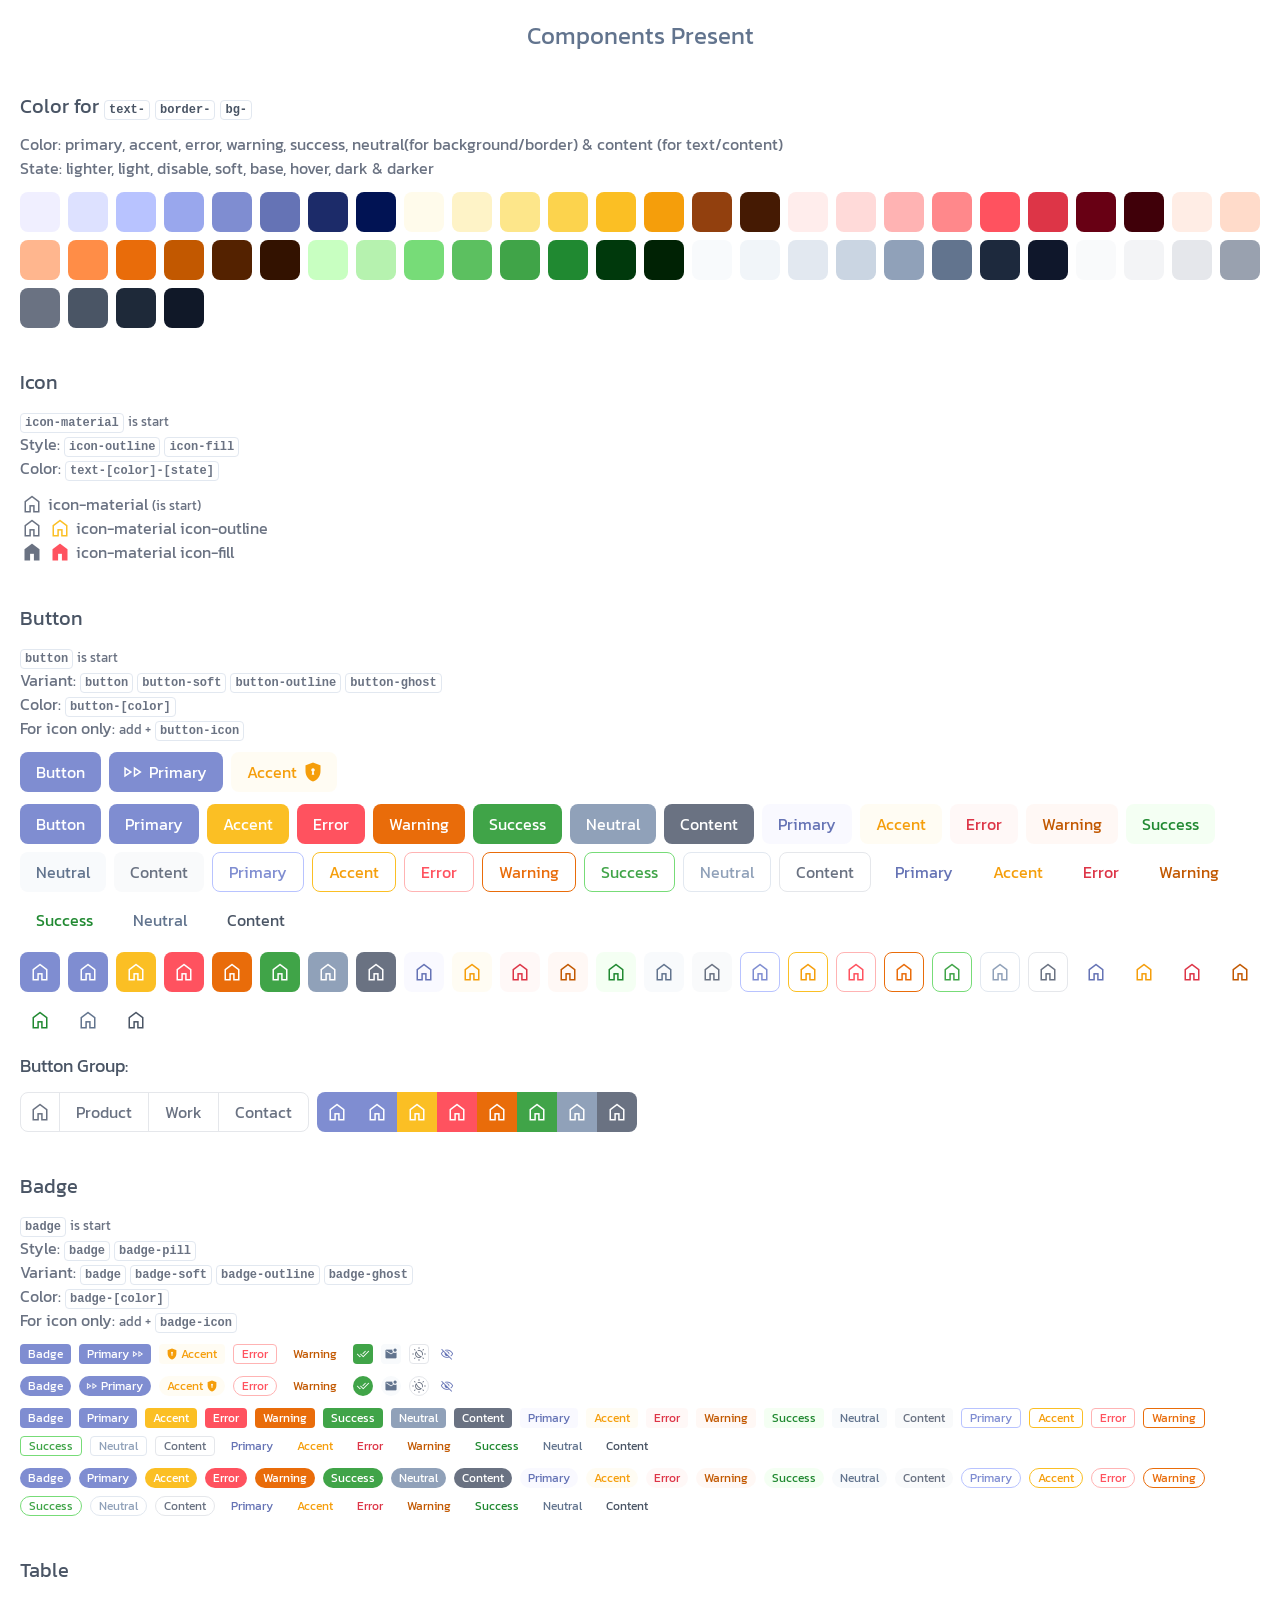
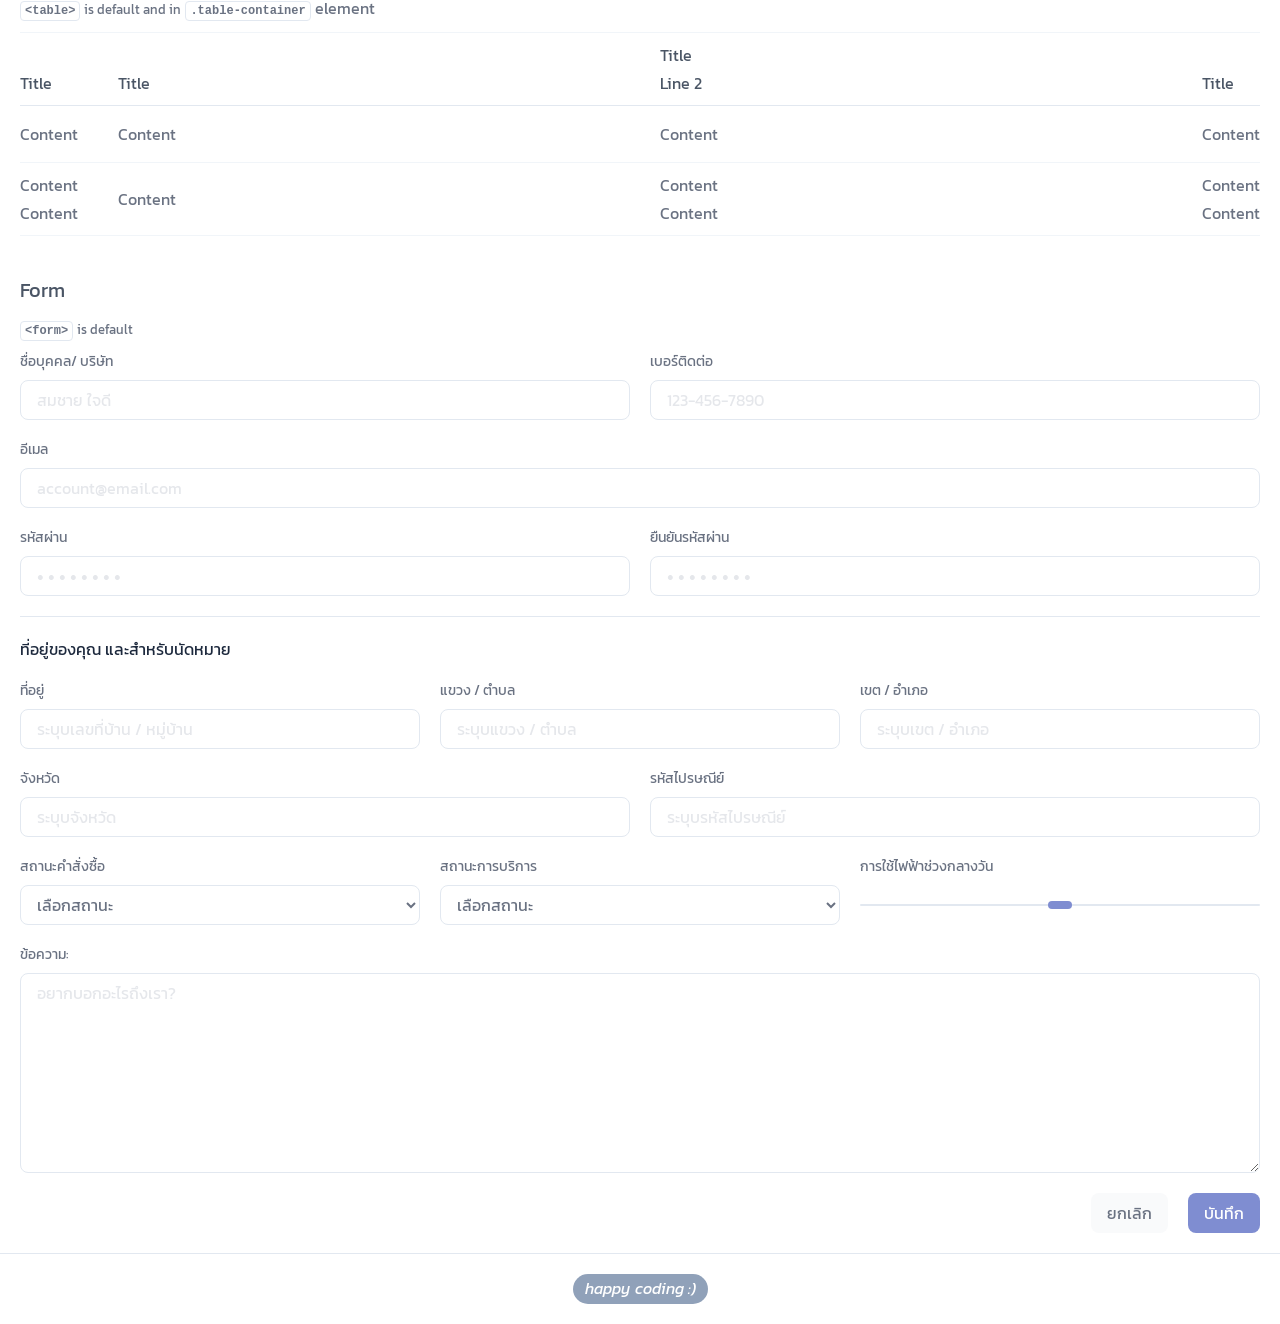
<file: html/components.html>
<!doctype html>
<html lang="th">
  <head>
    <meta charset="UTF-8">
    <meta name="viewport" content="width=device-width, initial-scale=1.0">
    <title>Components - AAA Omega Project</title>
    <link rel="preconnect" href="https://fonts.googleapis.com">
    <link rel="preconnect" href="https://fonts.gstatic.com" crossorigin>
    <link rel="stylesheet" href="https://fonts.googleapis.com/css2?family=Kanit:ital,wght@0,300;0,400;0,500;0,600;0,700;1,400&display=swap">
    <link rel="stylesheet" href="https://fonts.googleapis.com/css2?family=Material+Symbols+Outlined:opsz,wght,FILL,GRAD@20..48,100..700,0..1,-50..200">
    <link rel="stylesheet" href="./src/assets/css/app.css">
  </head>
  <body id="components">
    <header class="text-2xl text-center text-neutral-hover p-5">Components Present</header>
    <main>
      <section id="color" class="component-list">
        <h2>Color for <code>text-</code> <code>border-</code> <code>bg-</code></h2>
        <p>Color: primary, accent, error, warning, success, neutral(for background/border) & content (for text/content)<br>
          State: lighter, light, disable, soft, base, hover, dark & darker</p>
        <ul>
          <li class="bg-primary-lighter" title="--color-primary-lighter"></li>
          <li class="bg-primary-light"   title="--color-primary-light"></li>
          <li class="bg-primary-disable" title="--color-primary-disable"></li>
          <li class="bg-primary-soft"    title="--color-primary-soft"></li>
          <li class="bg-primary-base"    title="--color-primary-base"></li>
          <li class="bg-primary-hover"   title="--color-primary-hover"></li>
          <li class="bg-primary-dark"    title="--color-primary-dark"></li>
          <li class="bg-primary-darker"  title="--color-primary-darker"></li>
          
          <li class="bg-accent-lighter" title="--color-accent-lighter"></li>
          <li class="bg-accent-light"   title="--color-accent-light"></li>
          <li class="bg-accent-disable" title="--color-accent-disable"></li>
          <li class="bg-accent-soft"    title="--color-accent-soft"></li>
          <li class="bg-accent-base"    title="--color-accent-base"></li>
          <li class="bg-accent-hover"   title="--color-accent-hover"></li>
          <li class="bg-accent-dark"    title="--color-accent-dark"></li>
          <li class="bg-accent-darker"  title="--color-accent-darker"></li>
          
          <li class="bg-error-lighter" title="--color-error-lighter"></li>
          <li class="bg-error-light"   title="--color-error-light"></li>
          <li class="bg-error-disable" title="--color-error-disable"></li>
          <li class="bg-error-soft"    title="--color-error-soft"></li>
          <li class="bg-error-base"    title="--color-error-base"></li>
          <li class="bg-error-hover"   title="--color-error-hover"></li>
          <li class="bg-error-dark"    title="--color-error-dark"></li>
          <li class="bg-error-darker"  title="--color-error-darker"></li>
          
          <li class="bg-warning-lighter" title="--color-warning-lighter"></li>
          <li class="bg-warning-light"   title="--color-warning-light"></li>
          <li class="bg-warning-disable" title="--color-warning-disable"></li>
          <li class="bg-warning-soft"    title="--color-warning-soft"></li>
          <li class="bg-warning-base"    title="--color-warning-base"></li>
          <li class="bg-warning-hover"   title="--color-warning-hover"></li>
          <li class="bg-warning-dark"    title="--color-warning-dark"></li>
          <li class="bg-warning-darker"  title="--color-warning-darker"></li>
          
          <li class="bg-success-lighter" title="--color-success-lighter"></li>
          <li class="bg-success-light"   title="--color-success-light"></li>
          <li class="bg-success-disable" title="--color-success-disable"></li>
          <li class="bg-success-soft"    title="--color-success-soft"></li>
          <li class="bg-success-base"    title="--color-success-base"></li>
          <li class="bg-success-hover"   title="--color-success-hover"></li>
          <li class="bg-success-dark"    title="--color-success-dark"></li>
          <li class="bg-success-darker"  title="--color-success-darker"></li>
          
          <li class="bg-neutral-lighter" title="--color-neutral-lighter"></li>
          <li class="bg-neutral-light"   title="--color-neutral-light"></li>
          <li class="bg-neutral-disable" title="--color-neutral-disable"></li>
          <li class="bg-neutral-soft"    title="--color-neutral-soft"></li>
          <li class="bg-neutral-base"    title="--color-neutral-base"></li>
          <li class="bg-neutral-hover"   title="--color-neutral-hover"></li>
          <li class="bg-neutral-dark"    title="--color-neutral-dark"></li>
          <li class="bg-neutral-darker"  title="--color-neutral-darker"></li>
          
          <li class="bg-content-lighter" title="--color-content-lighter"></li>
          <li class="bg-content-light"   title="--color-content-light"></li>
          <li class="bg-content-disable" title="--color-content-disable"></li>
          <li class="bg-content-soft"    title="--color-content-soft"></li>
          <li class="bg-content-base"    title="--color-content-base"></li>
          <li class="bg-content-hover"   title="--color-content-hover"></li>
          <li class="bg-content-dark"    title="--color-content-dark"></li>
          <li class="bg-content-darker"  title="--color-content-darker"></li>
        </ul>
      </section>
      <section id="icon" class="component-list">
        <h2>Icon</h2>
        <p><code>icon-material</code> <small>is start</small><br>
          Style: <code>icon-outline</code> <code>icon-fill</code><br>
          Color: <code>text-[color]-[state]</code></p>
        <div class="icon-list">
          <span class="icon-material">home</span>
          icon-material <small>(is start)</small>
          <br>
          <span class="icon-material icon-outline">home</span>
          <span class="icon-material icon-outline text-accent-base">home</span>
          icon-material icon-outline
          <br>
          <span class="icon-material icon-fill">home</span>
          <span class="icon-material icon-fill text-error-base">home</span>
          icon-material icon-fill
        </div>
      </section>
      <section id="button" class="component-list group">
        <h2>Button</h2>
        <p><code>button</code> <small>is start</small><br>
          Variant: <code>button</code> <code>button-soft</code> <code>button-outline</code> <code>button-ghost</code><br>
          Color: <code>button-[color]</code><br>
          For icon only: <small>add +</small> <code>button-icon</code></p>
        <div class="button-list">
          <a class="button" title="button" href="#button">Button</a>
          <a class="button button-primary" title="button button-primary" href="#button"><span class="icon-material">fast_forward</span> Primary</a>
          <a class="button button-soft button-accent" title="button button-soft button-accent" href="#button">Accent <span class="icon-material icon-fill">encrypted</span></a>
        </div>
        <div class="button-list">
          <a class="button" title="button" href="#button">Button</a>
          <a class="button button-primary" title="button button-primary" href="#button">Primary</a>
          <a class="button button-accent"  title="button button-accent"  href="#button">Accent</a>
          <a class="button button-error"   title="button button-error"   href="#button">Error</a>
          <a class="button button-warning" title="button button-warning" href="#button">Warning</a>
          <a class="button button-success" title="button button-success" href="#button">Success</a>
          <a class="button button-neutral" title="button button-neutral" href="#button">Neutral</a>
          <a class="button button-content" title="button button-content" href="#button">Content</a>
          
          <a class="button button-soft button-primary" title="button button-soft button-primary" href="#button">Primary</a>
          <a class="button button-soft button-accent"  title="button button-soft button-accent"  href="#button">Accent</a>
          <a class="button button-soft button-error"   title="button button-soft button-error"   href="#button">Error</a>
          <a class="button button-soft button-warning" title="button button-soft button-warning" href="#button">Warning</a>
          <a class="button button-soft button-success" title="button button-soft button-success" href="#button">Success</a>
          <a class="button button-soft button-neutral" title="button button-soft button-neutral" href="#button">Neutral</a>
          <a class="button button-soft button-content" title="button button-soft button-content" href="#button">Content</a>
          
          <a class="button button-outline button-primary" title="button button-outline button-primary" href="#button">Primary</a>
          <a class="button button-outline button-accent"  title="button button-outline button-accent"  href="#button">Accent</a>
          <a class="button button-outline button-error"   title="button button-outline button-error"   href="#button">Error</a>
          <a class="button button-outline button-warning" title="button button-outline button-warning" href="#button">Warning</a>
          <a class="button button-outline button-success" title="button button-outline button-success" href="#button">Success</a>
          <a class="button button-outline button-neutral" title="button button-outline button-neutral" href="#button">Neutral</a>
          <a class="button button-outline button-content" title="button button-outline button-content" href="#button">Content</a>
          
          <a class="button button-ghost button-primary" title="button button-ghost button-primary" href="#button">Primary</a>
          <a class="button button-ghost button-accent"  title="button button-ghost button-accent"  href="#button">Accent</a>
          <a class="button button-ghost button-error"   title="button button-ghost button-error"   href="#button">Error</a>
          <a class="button button-ghost button-warning" title="button button-ghost button-warning" href="#button">Warning</a>
          <a class="button button-ghost button-success" title="button button-ghost button-success" href="#button">Success</a>
          <a class="button button-ghost button-neutral" title="button button-ghost button-neutral" href="#button">Neutral</a>
          <a class="button button-ghost button-content" title="button button-ghost button-content" href="#button">Content</a>
        </div>
        <div class="button-list">
          <a class="button button-icon" title="button" href="#button"><span class="icon-material">home</span></a>
          <a class="button button-icon button-primary" title="button button-icon button-primary" href="#button"><span class="icon-material">home</span></a>
          <a class="button button-icon button-accent"  title="button button-icon button-accent"  href="#button"><span class="icon-material">home</span></a>
          <a class="button button-icon button-error"   title="button button-icon button-error"   href="#button"><span class="icon-material">home</span></a>
          <a class="button button-icon button-warning" title="button button-icon button-warning" href="#button"><span class="icon-material">home</span></a>
          <a class="button button-icon button-success" title="button button-icon button-success" href="#button"><span class="icon-material">home</span></a>
          <a class="button button-icon button-neutral" title="button button-icon button-neutral" href="#button"><span class="icon-material">home</span></a>
          <a class="button button-icon button-content" title="button button-icon button-content" href="#button"><span class="icon-material">home</span></a>
          
          <a class="button button-icon button-soft button-primary" title="button button-icon button-soft button-primary" href="#button"><span class="icon-material">home</span></a>
          <a class="button button-icon button-soft button-accent"  title="button button-icon button-soft button-accent"  href="#button"><span class="icon-material">home</span></a>
          <a class="button button-icon button-soft button-error"   title="button button-icon button-soft button-error"   href="#button"><span class="icon-material">home</span></a>
          <a class="button button-icon button-soft button-warning" title="button button-icon button-soft button-warning" href="#button"><span class="icon-material">home</span></a>
          <a class="button button-icon button-soft button-success" title="button button-icon button-soft button-success" href="#button"><span class="icon-material">home</span></a>
          <a class="button button-icon button-soft button-neutral" title="button button-icon button-soft button-neutral" href="#button"><span class="icon-material">home</span></a>
          <a class="button button-icon button-soft button-content" title="button button-icon button-soft button-content" href="#button"><span class="icon-material">home</span></a>
          
          <a class="button button-icon button-outline button-primary" title="button button-icon button-outline button-primary" href="#button"><span class="icon-material">home</span></a>
          <a class="button button-icon button-outline button-accent"  title="button button-icon button-outline button-accent"  href="#button"><span class="icon-material">home</span></a>
          <a class="button button-icon button-outline button-error"   title="button button-icon button-outline button-error"   href="#button"><span class="icon-material">home</span></a>
          <a class="button button-icon button-outline button-warning" title="button button-icon button-outline button-warning" href="#button"><span class="icon-material">home</span></a>
          <a class="button button-icon button-outline button-success" title="button button-icon button-outline button-success" href="#button"><span class="icon-material">home</span></a>
          <a class="button button-icon button-outline button-neutral" title="button button-icon button-outline button-neutral" href="#button"><span class="icon-material">home</span></a>
          <a class="button button-icon button-outline button-content" title="button button-icon button-outline button-content" href="#button"><span class="icon-material">home</span></a>
          
          <a class="button button-icon button-ghost button-primary" title="button button-icon button-ghost button-primary" href="#button"><span class="icon-material">home</span></a>
          <a class="button button-icon button-ghost button-accent"  title="button button-icon button-ghost button-accent"  href="#button"><span class="icon-material">home</span></a>
          <a class="button button-icon button-ghost button-error"   title="button button-icon button-ghost button-error"   href="#button"><span class="icon-material">home</span></a>
          <a class="button button-icon button-ghost button-warning" title="button button-icon button-ghost button-warning" href="#button"><span class="icon-material">home</span></a>
          <a class="button button-icon button-ghost button-success" title="button button-icon button-ghost button-success" href="#button"><span class="icon-material">home</span></a>
          <a class="button button-icon button-ghost button-neutral" title="button button-icon button-ghost button-neutral" href="#button"><span class="icon-material">home</span></a>
          <a class="button button-icon button-ghost button-content" title="button button-icon button-ghost button-content" href="#button"><span class="icon-material">home</span></a>
        </div>
        <h3>Button Group:</h3>
        <div class="button-list">
          <div class="button-group">
            <a class="button button-icon button-outline button-content" title="button button-icon button-outline button-content" href="#button"><span class="icon-material">home</span></a>
            <a class="button button-outline button-content" title="button button-outline button-content" href="#button">Product</a>
            <a class="button button-outline button-content" title="button button-outline button-content" href="#button">Work</a>
            <a class="button button-outline button-content" title="button button-outline button-content" href="#button">Contact</a>
          </div>
          <div class="button-group">
            <a class="button button-icon" title="button" href="#button"><span class="icon-material">home</span></a>
            <a class="button button-icon button-primary" title="button button-icon button-primary" href="#button"><span class="icon-material">home</span></a>
            <a class="button button-icon button-accent"  title="button button-icon button-accent"  href="#button"><span class="icon-material">home</span></a>
            <a class="button button-icon button-error"   title="button button-icon button-error"   href="#button"><span class="icon-material">home</span></a>
            <a class="button button-icon button-warning" title="button button-icon button-warning" href="#button"><span class="icon-material">home</span></a>
            <a class="button button-icon button-success" title="button button-icon button-success" href="#button"><span class="icon-material">home</span></a>
            <a class="button button-icon button-neutral" title="button button-icon button-neutral" href="#button"><span class="icon-material">home</span></a>
            <a class="button button-icon button-content" title="button button-icon button-content" href="#button"><span class="icon-material">home</span></a>
          </div>
        </div>
      </section>
      <section id="badge" class="component-list group">
        <h2>Badge</h2>
        <p><code>badge</code> <small>is start</small><br>
          Style: <code>badge</code> <code>badge-pill</code><br>
          Variant: <code>badge</code> <code>badge-soft</code> <code>badge-outline</code> <code>badge-ghost</code><br>
          Color: <code>badge-[color]</code><br>
          For icon only: <small>add +</small> <code>badge-icon</code></p>
        <div class="badge-list">
          <span class="badge" title="badge">Badge</span>
          <span class="badge badge-primary" title="badge badge-primary">Primary <span class="icon-material">fast_forward</span></span>
          <span class="badge badge-soft badge-accent" title="badge badge-soft badge-accent"><span class="icon-material icon-fill">encrypted</span> Accent</span>
          <span class="badge badge-outline badge-error" title="badge badge-outline badge-error">Error</span>
          <span class="badge badge-ghost badge-warning" title="badge badge-ghost badge-warning">Warning</span>
          <span class="badge badge-icon badge-success" title="badge badge-icon badge-success"><span class="icon-material">done_all</span></span>
          <span class="badge badge-icon badge-soft badge-neutral" title="badge badge-icon badge-soft badge-neutral"><span class="icon-material icon-fill">mark_email_unread</span></span>
          <span class="badge badge-icon badge-outline badge-content" title="badge badge-icon badge-outline badge-content"><span class="icon-material">routine</span></span>
          <span class="badge badge-icon badge-ghost badge-primary" title="badge badge-icon badge-ghost badge-primary"><span class="icon-material">visibility_off</span></span>
        </div>
        <div class="badge-list">
          <span class="badge badge-pill" title="badge">Badge</span>
          <span class="badge badge-pill badge-primary" title="badge badge-primary"><span class="icon-material">fast_forward</span> Primary</span>
          <span class="badge badge-pill badge-soft badge-accent" title="badge badge-soft badge-accent">Accent <span class="icon-material icon-fill">encrypted</span></span>
          <span class="badge badge-pill badge-outline badge-error" title="badge badge-outline badge-error">Error</span>
          <span class="badge badge-pill badge-ghost badge-warning" title="badge badge-ghost badge-warning">Warning</span>
          <span class="badge badge-pill badge-icon badge-success" title="badge badge-icon badge-success"><span class="icon-material">done_all</span></span>
          <span class="badge badge-pill badge-icon badge-soft badge-neutral" title="badge badge-icon badge-soft badge-neutral"><span class="icon-material icon-fill">mark_email_unread</span></span>
          <span class="badge badge-pill badge-icon badge-outline badge-content" title="badge badge-icon badge-outline badge-content"><span class="icon-material">routine</span></span>
          <span class="badge badge-pill badge-icon badge-ghost badge-primary" title="badge badge-icon badge-ghost badge-primary"><span class="icon-material">visibility_off</span></span>
        </div>
        <div class="badge-list">
          <span class="badge" title="badge">Badge</span>
          <span class="badge badge-primary" title="badge badge-primary">Primary</span>
          <span class="badge badge-accent"  title="badge badge-accent">Accent</span>
          <span class="badge badge-error"   title="badge badge-error">Error</span>
          <span class="badge badge-warning" title="badge badge-warning">Warning</span>
          <span class="badge badge-success" title="badge badge-success">Success</span>
          <span class="badge badge-neutral" title="badge badge-neutral">Neutral</span>
          <span class="badge badge-content" title="badge badge-content">Content</span>
          
          <span class="badge badge-soft badge-primary" title="badge badge-soft badge-primary">Primary</span>
          <span class="badge badge-soft badge-accent"  title="badge badge-soft badge-accent">Accent</span>
          <span class="badge badge-soft badge-error"   title="badge badge-soft badge-error">Error</span>
          <span class="badge badge-soft badge-warning" title="badge badge-soft badge-warning">Warning</span>
          <span class="badge badge-soft badge-success" title="badge badge-soft badge-success">Success</span>
          <span class="badge badge-soft badge-neutral" title="badge badge-soft badge-neutral">Neutral</span>
          <span class="badge badge-soft badge-content" title="badge badge-soft badge-content">Content</span>
          
          <span class="badge badge-outline badge-primary" title="badge badge-outline badge-primary">Primary</span>
          <span class="badge badge-outline badge-accent"  title="badge badge-outline badge-accent">Accent</span>
          <span class="badge badge-outline badge-error"   title="badge badge-outline badge-error">Error</span>
          <span class="badge badge-outline badge-warning" title="badge badge-outline badge-warning">Warning</span>
          <span class="badge badge-outline badge-success" title="badge badge-outline badge-success">Success</span>
          <span class="badge badge-outline badge-neutral" title="badge badge-outline badge-neutral">Neutral</span>
          <span class="badge badge-outline badge-content" title="badge badge-outline badge-content">Content</span>
          
          <span class="badge badge-ghost badge-primary" title="badge badge-ghost badge-primary">Primary</span>
          <span class="badge badge-ghost badge-accent"  title="badge badge-ghost badge-accent">Accent</span>
          <span class="badge badge-ghost badge-error"   title="badge badge-ghost badge-error">Error</span>
          <span class="badge badge-ghost badge-warning" title="badge badge-ghost badge-warning">Warning</span>
          <span class="badge badge-ghost badge-success" title="badge badge-ghost badge-success">Success</span>
          <span class="badge badge-ghost badge-neutral" title="badge badge-ghost badge-neutral">Neutral</span>
          <span class="badge badge-ghost badge-content" title="badge badge-ghost badge-content">Content</span>
        </div>
        <div class="badge-list">
          <span class="badge badge-pill" title="badge">Badge</span>
          <span class="badge badge-pill badge-primary" title="badge badge-pill badge-primary">Primary</span>
          <span class="badge badge-pill badge-accent"  title="badge badge-pill badge-accent">Accent</span>
          <span class="badge badge-pill badge-error"   title="badge badge-pill badge-error">Error</span>
          <span class="badge badge-pill badge-warning" title="badge badge-pill badge-warning">Warning</span>
          <span class="badge badge-pill badge-success" title="badge badge-pill badge-success">Success</span>
          <span class="badge badge-pill badge-neutral" title="badge badge-pill badge-neutral">Neutral</span>
          <span class="badge badge-pill badge-content" title="badge badge-pill badge-content">Content</span>
          
          <span class="badge badge-pill badge-soft badge-primary" title="badge badge-pill badge-soft badge-primary">Primary</span>
          <span class="badge badge-pill badge-soft badge-accent"  title="badge badge-pill badge-soft badge-accent">Accent</span>
          <span class="badge badge-pill badge-soft badge-error"   title="badge badge-pill badge-soft badge-error">Error</span>
          <span class="badge badge-pill badge-soft badge-warning" title="badge badge-pill badge-soft badge-warning">Warning</span>
          <span class="badge badge-pill badge-soft badge-success" title="badge badge-pill badge-soft badge-success">Success</span>
          <span class="badge badge-pill badge-soft badge-neutral" title="badge badge-pill badge-soft badge-neutral">Neutral</span>
          <span class="badge badge-pill badge-soft badge-content" title="badge badge-pill badge-soft badge-content">Content</span>
          
          <span class="badge badge-pill badge-outline badge-primary" title="badge badge-pill badge-outline badge-primary">Primary</span>
          <span class="badge badge-pill badge-outline badge-accent"  title="badge badge-pill badge-outline badge-accent">Accent</span>
          <span class="badge badge-pill badge-outline badge-error"   title="badge badge-pill badge-outline badge-error">Error</span>
          <span class="badge badge-pill badge-outline badge-warning" title="badge badge-pill badge-outline badge-warning">Warning</span>
          <span class="badge badge-pill badge-outline badge-success" title="badge badge-pill badge-outline badge-success">Success</span>
          <span class="badge badge-pill badge-outline badge-neutral" title="badge badge-pill badge-outline badge-neutral">Neutral</span>
          <span class="badge badge-pill badge-outline badge-content" title="badge badge-pill badge-outline badge-content">Content</span>
          
          <span class="badge badge-pill badge-ghost badge-primary" title="badge badge-pill badge-ghost badge-primary">Primary</span>
          <span class="badge badge-pill badge-ghost badge-accent"  title="badge badge-pill badge-ghost badge-accent">Accent</span>
          <span class="badge badge-pill badge-ghost badge-error"   title="badge badge-pill badge-ghost badge-error">Error</span>
          <span class="badge badge-pill badge-ghost badge-warning" title="badge badge-pill badge-ghost badge-warning">Warning</span>
          <span class="badge badge-pill badge-ghost badge-success" title="badge badge-pill badge-ghost badge-success">Success</span>
          <span class="badge badge-pill badge-ghost badge-neutral" title="badge badge-pill badge-ghost badge-neutral">Neutral</span>
          <span class="badge badge-pill badge-ghost badge-content" title="badge badge-pill badge-ghost badge-content">Content</span>
        </div>
      </section>
      <section id="table" class="component-list hover:bg-white!">
        <h2>Table</h2>
        <p><code>&lt;table&gt;</code> <small>is default and in</small> <code>.table-container</code> element</p>
        <div class="table-container">
          <table>
            <colgroup>
              <col class="w-px">
              <col class="w-auto">
              <col class="w-auto">
              <col class="w-px">
            </colgroup> 
            <thead>
              <tr>
                <th scope="col">Title</th>
                <th scope="col">Title</th>
                <th scope="col">Title<br>Line 2</th>
                <th scope="col">Title</th>
              </tr>
            </thead>
            <tbody>
              <tr>
                <td>Content</td>
                <td>Content</td>
                <td>Content</td>
                <td>Content</td>
              </tr>
              <tr>
                <td>Content<br>Content</td>
                <td>Content</td>
                <td>Content<br>Content</td>
                <td>Content<br>Content</td>
              </tr>
            </tbody>
          </table>
        </div>
      </section>
      <section id="form" class="component-list">
        <h2>Form</h2>
          <p><code>&lt;form&gt;</code> <small>is default</small></p>
          <form>
            <div class="input-row">
              <div class="input-group">
                <label for="firstName">ชื่อบุคคล/ บริษัท</label>
                <input type="text" id="firstName" name="firstName" placeholder="สมชาย ใจดี">
              </div>
              <div class="input-group">
                <label for="phone">เบอร์ติดต่อ</label>
                <input type="tel" id="phone" name="phone" placeholder="123-456-7890" pattern="[0-9]{3}-[0-9]{3}-[0-9]{4}" min="10" max="20">
              </div>
            </div>
            <div class="input-group">
              <label for="email">อีเมล</label>
              <input type="email" id="email" name="email" placeholder="account@email.com">
            </div>
            <div class="input-row">
              <div class="input-group">
                <label for="password">รหัสผ่าน</label>
                <input type="password" id="password" name="password" placeholder="••••••••">
              </div>
              <div class="input-group">
                <label for="password2">ยืนยันรหัสผ่าน</label>
                <input type="password" id="password2" name="password2" placeholder="••••••••">
              </div>
            </div>
            <hr>
            <fieldset>
              <legend>ที่อยู่ของคุณ และสำหรับนัดหมาย</legend>
              <div class="input-row">
                <div class="input-group">
                  <label for="address">ที่อยู่</label>
                  <input type="text" id="address" name="address" placeholder="ระบุบเลขที่บ้าน / หมู่บ้าน">
                </div>
                <div class="input-group">
                  <label for="subdistrict">แขวง / ตำบล</label>
                  <input type="text" id="subdistrict" name="subdistrict" placeholder="ระบุบแขวง / ตำบล">
                </div>
                <div class="input-group">
                  <label for="district">เขต / อำเภอ</label>
                  <input type="text" id="district" name="district" placeholder="ระบุบเขต / อำเภอ">
                </div>
              </div>
              <div class="input-row">
                <div class="input-group">
                  <label for="province">จังหวัด</label>
                  <input type="text" id="province" name="province" placeholder="ระบุบจังหวัด">
                </div>
                <div class="input-group">
                  <label for="postcode">รหัสไปรษณีย์</label>
                  <input type="text" id="postcode" name="postcode" placeholder="ระบุบรหัสไปรษณีย์" pattern="[0-9]{5}" min="5" max="5">
                </div>
              </div>
            </fieldset>
            <div class="input-row">
              <div class="input-group">
                <label for="statusOrder">สถานะคำสั่งซื้อ</label>
                <select id="statusOrder" name="statusOrder">
                  <option value="" disabled selected>เลือกสถานะ</option>
                  <option value="pending_payment">รอชำระเงิน</option>
                  <option value="paid">ชำระเงินแล้ว</option>
                  <option value="preparing">กำลังเตรียมสินค้า</option>
                  <option value="shipping">กำลังจัดส่ง</option>
                  <option value="delivered">จัดส่งสำเร็จ</option>
                  <option value="cancelled">ยกเลิกคำสั่งซื้อ</option>
                </select>
              </div>
              <div class="input-group">
                <label for="statusService">สถานะการบริการ</label>
                <select id="statusService" name="statusService">
                  <option value="" disabled selected>เลือกสถานะ</option>
                  <option value="request_received">รับคำขอ</option>
                  <option value="scheduled">นัดหมายแล้ว</option>
                  <option value="in_progress">กำลังดำเนินการ</option>
                  <option value="completed">ปิดงานแล้ว</option>
                  <option value="rescheduled">เลื่อนนัด</option>
                  <option value="cancelled">ยกเลิกงาน</option>
                </select>
              </div>
              <div class="input-group">
                <label for="calculate">การใช้ไฟฟ้าช่วงกลางวัน</label>
                <input type="range" id="calculate" min="0" max="100" step="10" value="50">
              </div>
            </div>
            <div class="input-group">
              <label for="message">ข้อความ:</label>
              <textarea id="message" rows="4" placeholder="อยากบอกอะไรถึงเรา?"></textarea>
            </div>
            <div class="button-row">
              <button type="reset" class="button button-soft button-content">ยกเลิก</button>
              <button type="submit" class="button" onclick="event.preventDefault()">บันทึก</button>
            </div>
          </form>
      </section>
    </main>
    <footer class="text-center py-5 border-t border-neutral-disable"><em class="inline-block text-white px-3 pt-0.5 pb-1 rounded-full bg-neutral-base">happy coding :)</em></footer>
  </body>
</html>
</file>
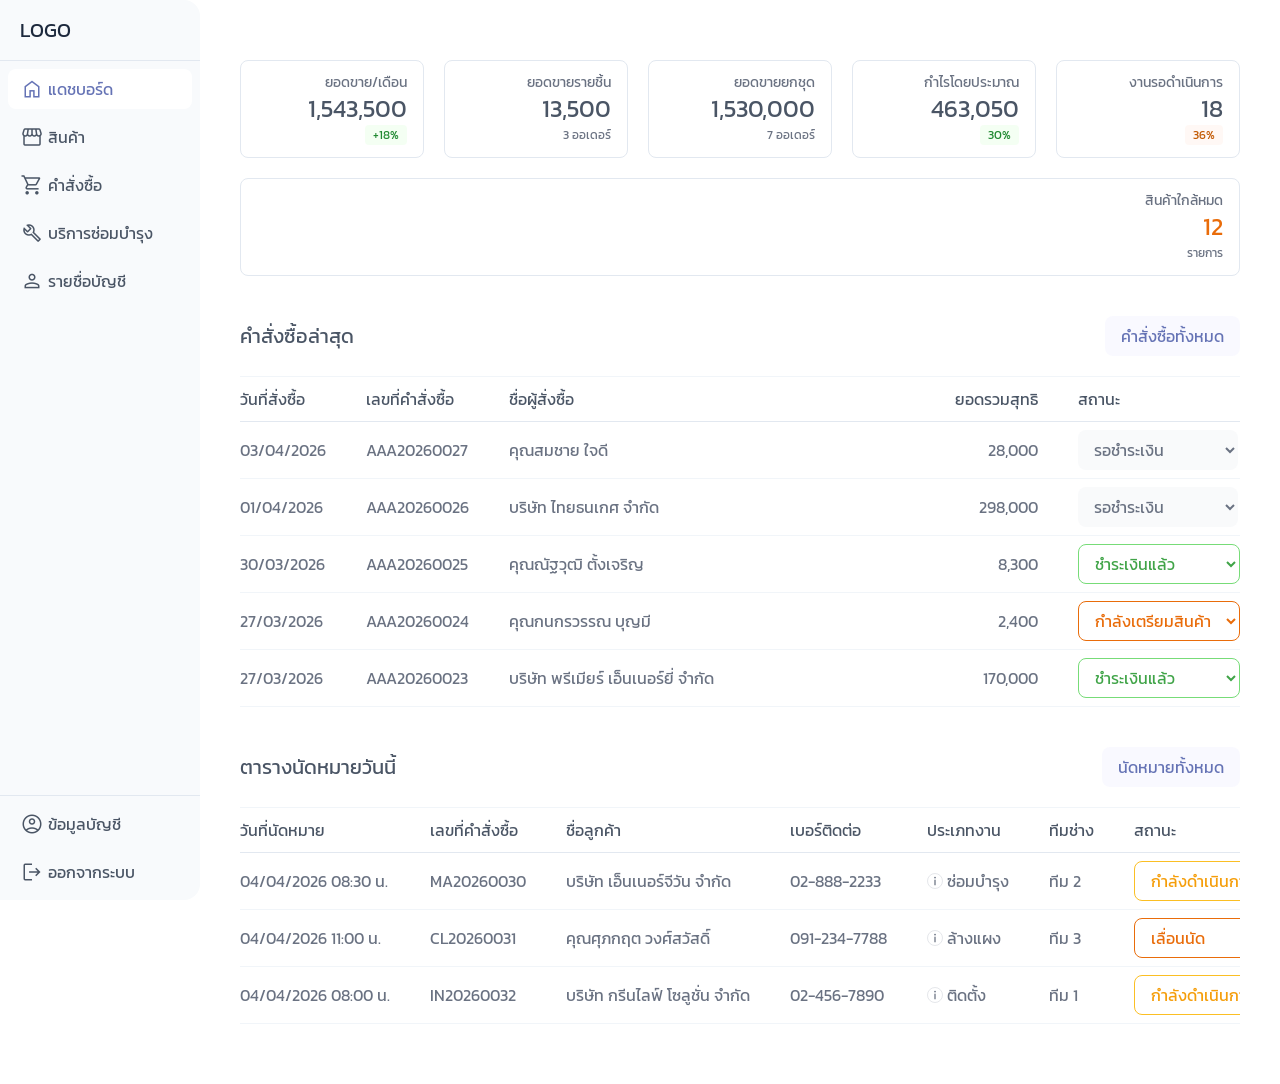
<file: html/dashboard.html>
<!doctype html>
<html lang="th">
  <head>
    <meta charset="UTF-8">
    <meta name="viewport" content="width=device-width, initial-scale=1.0">
    <title>Dashboard - AAA Omega Project</title>
    <link rel="preconnect" href="https://fonts.googleapis.com">
    <link rel="preconnect" href="https://fonts.gstatic.com" crossorigin>
    <link rel="stylesheet" href="https://fonts.googleapis.com/css2?family=Kanit:ital,wght@0,300;0,400;0,500;0,600;0,700;1,400&display=swap">
    <link rel="stylesheet" href="https://fonts.googleapis.com/css2?family=Material+Symbols+Outlined:opsz,wght,FILL,GRAD@20..48,100..700,0..1,-50..200">
    <link rel="stylesheet" href="./src/assets/css/app.css">
    <script type="text/javascript" src="./src/assets/js/script.js" defer></script>
  </head>
  <body class="dashboard flex">
    <header class="fixed z-98 flex md:hidden items-center w-full rounded-b-2xl bg-white shadow-2xl/10">
      <a class="nav-logo block text-xl text-neutral-dark hover:text-primary-hover px-5 py-4" href="./dashboard.html">LOGO</a>
      <a class="nav-toggle button button-icon button-ghost button-content hover:text-primary-hover hover:bg-neutral-lighter" href="#navToggle"><span class="icon-material">menu</span></a>
    </header>
    <aside class="md:w-50">
      <nav id="navContainer" class="fixed z-99 md:flex flex-col w-50 h-dvh overflow-auto rounded-r-2xl bg-neutral-lighter -translate-x-full md:translate-x-0 transition-all">
        <ul id="navHeader" class="flex justify-between items-center gap-2 p-2 md:p-0">
          <li><a class="nav-logo block text-xl text-neutral-dark hover:text-primary-hover px-3 py-2 md:px-5 md:py-4" href="./dashboard.html">LOGO</a></li>
          <li class="md:hidden"><a class="nav-toggle button button-icon button-ghost button-content" href="#navToggle"><span class="icon-material">close</span></a></li>
        </ul>
        <ul id="navMain" class="flex flex-col flex-1 gap-2 p-2 border-t border-neutral-disable">
          <li><a class="button button-ghost justify-start w-full hover:text-primary-dark bg-white" href="./dashboard.html"><span class="icon-material">home</span> แดชบอร์ด</a></li>
          <li><a class="button button-ghost button-content justify-start w-full hover:text-primary-hover" href="./dashboard-product.html"><span class="icon-material">storefront</span> สินค้า</a></li>
          <li><a class="button button-ghost button-content justify-start w-full hover:text-primary-hover" href="./dashboard-order.html"><span class="icon-material">shopping_cart</span> คำสั่งซื้อ</a></li>
          <li><a class="button button-ghost button-content justify-start w-full hover:text-primary-hover" href="./dashboard-service.html"><span class="icon-material">build</span> บริการซ่อมบำรุง</a></li>
          <li><a class="button button-ghost button-content justify-start w-full hover:text-primary-hover" href="./dashboard-account.html"><span class="icon-material">person_outline</span> รายชื่อบัญชี</a></li>
        </ul>
        <ul id="navFooter" class="flex flex-col gap-2 p-2 border-t border-neutral-disable">
          <li><a class="button button-ghost button-content justify-start w-full hover:text-primary-hover" href="./dashboard-account.html"><span class="icon-material">account_circle</span> ข้อมูลบัญชี</a></li>
          <li><a class="button button-ghost button-content justify-start w-full hover:text-error-hover" href="./dashboard-logout.html"><span class="icon-material">logout</span> ออกจากระบบ</a></li>
        </ul>
      </nav>
    </aside>
    <main class="flex grow flex-col min-w-0 w-2/3 gap-10 px-5 pt-25 pb-10 md:px-10 md:py-15">
      <section id="stat">
        <article class="card-stat">
          <h3 class="card-stat__title">ยอดขาย/เดือน</h3>
          <p class="card-stat__value">1,543,500</p>
          <p class="card-stat__subtext badge badge-soft badge-success">+18%</p>
        </article>
        <article class="card-stat">
          <h3 class="card-stat__title">ยอดขายรายชิ้น</h3>
          <p class="card-stat__value">13,500</p>
          <p class="card-stat__subtext">3 ออเดอร์</p>
        </article>
        <article class="card-stat">
          <h3 class="card-stat__title">ยอดขายยกชุด</h3>
          <p class="card-stat__value">1,530,000</p>
          <p class="card-stat__subtext">7 ออเดอร์</p>
        </article>
        <article class="card-stat">
          <h3 class="card-stat__title">กำไรโดยประมาณ</h3>
          <p class="card-stat__value">463,050</p>
          <p class="card-stat__subtext badge badge-soft badge-success">30%</p>
        </article>
        <article class="card-stat">
          <h3 class="card-stat__title">งานรอดำเนินการ</h3>
          <p class="card-stat__value">18</p>
          <p class="card-stat__subtext badge badge-soft badge-warning">36%</p>
        </article>
        <article class="card-stat">
          <h3 class="card-stat__title">สินค้าใกล้หมด</h3>
          <p class="card-stat__value text-warning-base">12</p>
          <p class="card-stat__subtext">รายการ</p>
        </article>
      </section>
      <section id="orderList" class="flex flex-row flex-wrap justify-between items-center gap-5">
        <h2>คำสั่งซื้อล่าสุด</h2>
        <div class="table-container xs:order-3">
          <table>
            <colgroup>
              <col class="w-px">
              <col class="w-px">
              <col class="w-auto">
              <col class="w-px">
              <col class="w-px">
            </colgroup> 
            <thead>
              <tr>
                <th scope="col">วันที่สั่งซื้อ</th>
                <th scope="col">เลขที่คำสั่งซื้อ</th>
                <th scope="col">ชื่อผู้สั่งซื้อ</th>
                <th scope="col" class="text-right">ยอดรวมสุทธิ</th>
                <th scope="col">สถานะ</th>
              </tr>
            </thead>
            <tbody>
              <tr>
                <td>03/04/2026</td>
                <td><a class="order__list--name" href="./dashboard-order-edit.html">AAA20260027</a></td>
                <td><a class="order__list--name" href="./dashboard-order-edit.html">คุณสมชาย ใจดี</a></td>
                <td class="text-right">28,000</td>
                <td>
                  <select class="button button-soft button-content" name="statusOrder">
                    <option value="" disabled hidden>เลือกสถานะ</option>
                    <option value="pending_payment" selected>รอชำระเงิน</option>
                    <option value="paid">ชำระเงินแล้ว</option>
                    <option value="preparing">กำลังเตรียมสินค้า</option>
                    <option value="shipping">กำลังจัดส่ง</option>
                    <option value="delivered">จัดส่งสำเร็จ</option>
                    <option value="cancelled">ยกเลิกคำสั่งซื้อ</option>
                  </select>
                </td>
              </tr>
              <tr>
                <td>01/04/2026</td>
                <td><a class="order__list--name" href="./dashboard-order-edit.html">AAA20260026</a></td>
                <td><a class="order__list--name" href="./dashboard-order-edit.html">บริษัท ไทยธนเกศ จำกัด</a></td>
                <td class="text-right">298,000</td>
                <td>
                  <select class="button button-soft button-content" name="statusOrder">
                    <option value="" disabled hidden>เลือกสถานะ</option>
                    <option value="pending_payment" selected>รอชำระเงิน</option>
                    <option value="paid">ชำระเงินแล้ว</option>
                    <option value="preparing">กำลังเตรียมสินค้า</option>
                    <option value="shipping">กำลังจัดส่ง</option>
                    <option value="delivered">จัดส่งสำเร็จ</option>
                    <option value="cancelled">ยกเลิกคำสั่งซื้อ</option>
                  </select>
                </td>
              </tr>
              <tr>
                <td>30/03/2026</td>
                <td><a class="order__list--name" href="./dashboard-order-edit.html">AAA20260025</a></td>
                <td><a class="order__list--name" href="./dashboard-order-edit.html">คุณณัฐวุฒิ ตั้งเจริญ</a></td>
                <td class="text-right">8,300</td>
                <td>
                  <select class="button button-outline button-success" name="statusOrder">
                    <option value="" disabled hidden>เลือกสถานะ</option>
                    <option value="pending_payment">รอชำระเงิน</option>
                    <option value="paid" selected>ชำระเงินแล้ว</option>
                    <option value="preparing">กำลังเตรียมสินค้า</option>
                    <option value="shipping">กำลังจัดส่ง</option>
                    <option value="delivered">จัดส่งสำเร็จ</option>
                    <option value="cancelled">ยกเลิกคำสั่งซื้อ</option>
                  </select>
                </td>
              </tr>
              <tr>
                <td>27/03/2026</td>
                <td><a class="order__list--name" href="./dashboard-order-edit.html">AAA20260024</a></td>
                <td><a class="order__list--name" href="./dashboard-order-edit.html">คุณกนกรวรรณ บุญมี</a></td>
                <td class="text-right">2,400</td>
                <td>
                  <select class="button button-outline button-warning" name="statusOrder">
                    <option value="" disabled hidden>เลือกสถานะ</option>
                    <option value="pending_payment">รอชำระเงิน</option>
                    <option value="paid">ชำระเงินแล้ว</option>
                    <option value="preparing" selected>กำลังเตรียมสินค้า</option>
                    <option value="shipping">กำลังจัดส่ง</option>
                    <option value="delivered">จัดส่งสำเร็จ</option>
                    <option value="cancelled">ยกเลิกคำสั่งซื้อ</option>
                  </select>
                </td>
              </tr>
              <tr>
                <td>27/03/2026</td>
                <td><a class="order__list--name" href="./dashboard-order-edit.html">AAA20260023</a></td>
                <td><a class="order__list--name" href="./dashboard-order-edit.html">บริษัท พรีเมียร์ เอ็นเนอร์ยี่ จำกัด</a></td>
                <td class="text-right">170,000</td>
                <td>
                  <select class="button button-outline button-success" name="statusOrder">
                    <option value="" disabled hidden>เลือกสถานะ</option>
                    <option value="pending_payment">รอชำระเงิน</option>
                    <option value="paid" selected>ชำระเงินแล้ว</option>
                    <option value="preparing">กำลังเตรียมสินค้า</option>
                    <option value="shipping">กำลังจัดส่ง</option>
                    <option value="delivered">จัดส่งสำเร็จ</option>
                    <option value="cancelled">ยกเลิกคำสั่งซื้อ</option>
                  </select>
                </td>
              </tr>
            </tbody>
          </table>
        </div>
        <a class="button button-soft button-primary" href="./dashboard-order.html">คำสั่งซื้อทั้งหมด</a>
      </section>
      <section id="serviceList" class="flex flex-row flex-wrap justify-between items-center gap-5">
        <h2>ตารางนัดหมายวันนี้</h2>
        <div class="table-container xs:order-3">
          <table>
            <colgroup>
              <col class="w-px">
              <col class="w-px">
              <col class="w-auto">
              <col class="w-px">
              <col class="w-px">
              <col class="w-px">
              <col class="w-px">
            </colgroup> 
            <thead>
              <tr>
                <th scope="col">วันที่นัดหมาย</th>
                <th scope="col">เลขที่คำสั่งซื้อ</th>
                <th scope="col">ชื่อลูกค้า</th>
                <th scope="col">เบอร์ติดต่อ</th>
                <th scope="col">ประเภทงาน</th>
                <th scope="col">ทีมช่าง</th>
                <th scope="col">สถานะ</th>
              </tr>
            </thead>
            <tbody>
              <tr>
                <td>04/04/2026 08:30 น.</td>
                <td>MA20260030</td>
                <td>บริษัท เอ็นเนอร์จีวัน จำกัด</td>
                <td>02-888-2233</td>
                <td>
                  <span class="badge badge-sm badge-pill badge-icon badge-outline badge-content" title="ระบบแจ้งเตือนปัญหา รอการเข้าตรวจสอบ"><span class="icon-material">info_i</span></span>
                  ซ่อมบำรุง</td>
                <td>ทีม 2</td>
                <td>
                  <select class="button button-outline button-accent" name="statusService">
                    <option value="" disabled hidden>เลือกสถานะ</option>
                    <option value="request_received">รับคำขอ</option>
                    <option value="scheduled">นัดหมายแล้ว</option>
                    <option value="in_progress" selected>กำลังดำเนินการ</option>
                    <option value="completed">ปิดงานแล้ว</option>
                    <option value="rescheduled">เลื่อนนัด</option>
                    <option value="cancelled">ยกเลิกงาน</option>
                  </select>
                </td>
              </tr>
              <tr>
                <td>04/04/2026 11:00 น.</td>
                <td>CL20260031</td>
                <td>คุณศุภกฤต วงศ์สวัสดิ์</td>
                <td>091-234-7788</td>
                <td>
                  <span class="badge badge-sm badge-pill badge-icon badge-outline badge-content" title="ทำความสะอาดแผงโซล่าเซลล์ประจำปี"><span class="icon-material">info_i</span></span>
                  ล้างแผง</td>
                <td>ทีม 3</td>
                <td>
                  <select class="button button-outline button-warning" name="statusService">
                    <option value="" disabled hidden>เลือกสถานะ</option>
                    <option value="request_received">รับคำขอ</option>
                    <option value="scheduled">นัดหมายแล้ว</option>
                    <option value="in_progress">กำลังดำเนินการ</option>
                    <option value="completed">ปิดงานแล้ว</option>
                    <option value="rescheduled" selected>เลื่อนนัด</option>
                    <option value="cancelled">ยกเลิกงาน</option>
                  </select>
                </td>
              </tr>
              <tr>
                <td>04/04/2026 08:00 น.</td>
                <td>IN20260032</td>
                <td>บริษัท กรีนไลฟ์ โซลูชั่น จำกัด</td>
                <td>02-456-7890</td>
                <td>
                  <span class="badge badge-sm badge-pill badge-icon badge-outline badge-content" title="ติดตั้งใหม่ในโครงการบ้านจัดสรร"><span class="icon-material">info_i</span></span>
                  ติดตั้ง</td>
                <td>ทีม 1</td>
                <td>
                  <select class="button button-outline button-accent" name="statusService">
                    <option value="" disabled hidden>เลือกสถานะ</option>
                    <option value="request_received">รับคำขอ</option>
                    <option value="scheduled">นัดหมายแล้ว</option>
                    <option value="in_progress" selected>กำลังดำเนินการ</option>
                    <option value="completed">ปิดงานแล้ว</option>
                    <option value="rescheduled">เลื่อนนัด</option>
                    <option value="cancelled">ยกเลิกงาน</option>
                  </select>
                </td>
              </tr>
            </tbody>
          </table>
        </div>
        <a class="button button-soft button-primary" href="./dashboard-service.html">นัดหมายทั้งหมด</a>
      </section>
    </main>
  </body>
</html>
</file>
